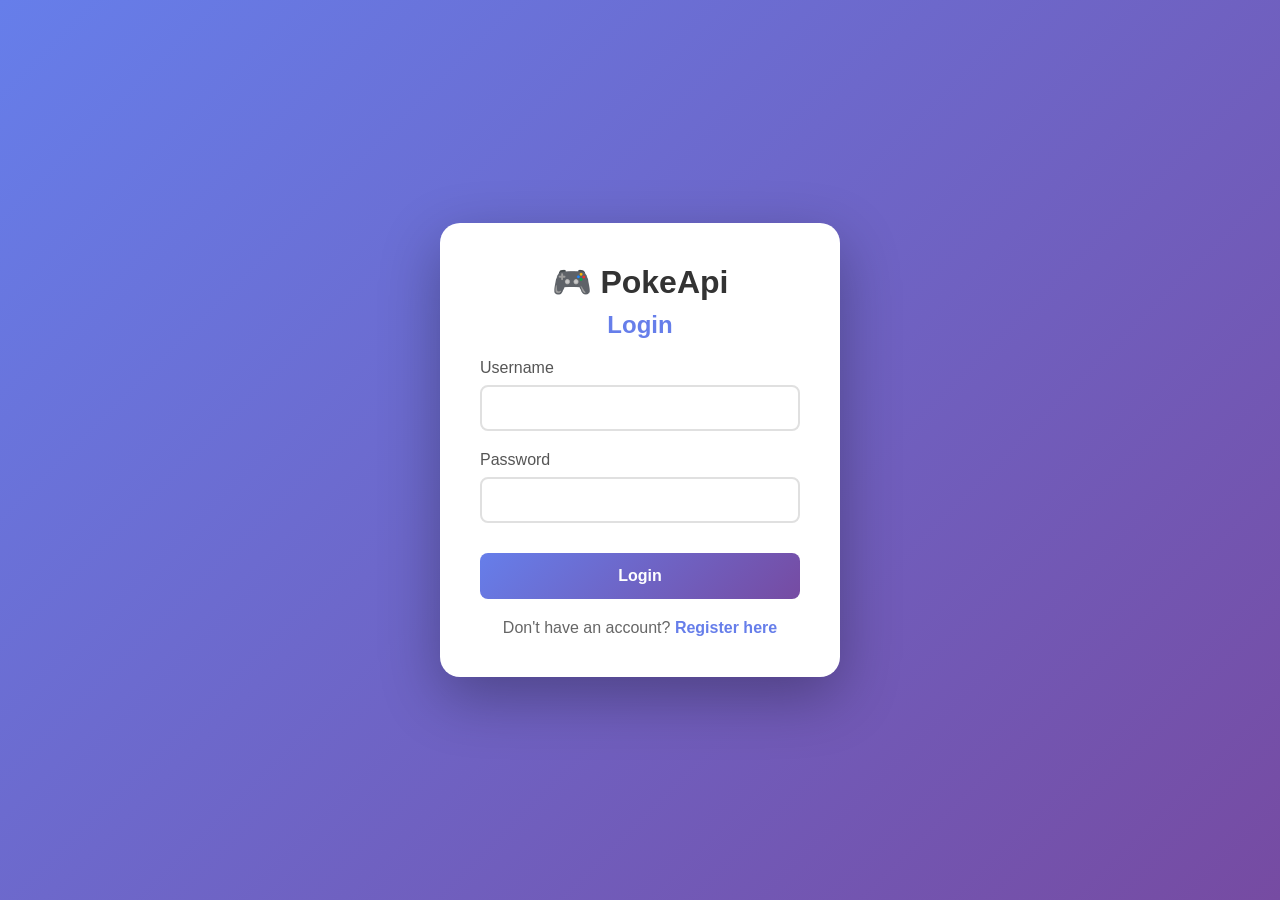
<file: index.html>
<!DOCTYPE html>
<html lang="en">
<head>
    <meta charset="UTF-8">
    <meta name="viewport" content="width=device-width, initial-scale=1.0">
    <title>Login - PokeApi</title>
    <link rel="stylesheet" href="styles.css">
</head>
<body>
    <div class="container">
        <h1>🎮 PokeApi</h1>
        <h2>Login</h2>
        
        <div id="message"></div>
        
        <form id="loginForm">
            <div class="form-group">
                <label for="username">Username</label>
                <input type="text" id="username" name="username" required>
            </div>
            
            <div class="form-group">
                <label for="password">Password</label>
                <input type="password" id="password" name="password" required>
            </div>
            
            <button type="submit">Login</button>
        </form>
        
        <div class="link">
            Don't have an account? <a href="register.html">Register here</a>
        </div>
    </div>

    <script>
        const API_URL = window.location.hostname === 'localhost' 
    ? 'http://localhost:3000/api' 
    : '/api';

        document.getElementById('loginForm').addEventListener('submit', async (e) => {
            e.preventDefault();
            
            const username = document.getElementById('username').value;
            const password = document.getElementById('password').value;
            const messageDiv = document.getElementById('message');

            try {
                const response = await fetch(`${API_URL}/auth/login`, {
                    method: 'POST',
                    headers: {
                        'Content-Type': 'application/json',
                    },
                    body: JSON.stringify({ username, password })
                });

                const data = await response.json();

                if (data.success) {
                    // Save user data to localStorage
                    localStorage.setItem('user', JSON.stringify(data.user));
                    messageDiv.innerHTML = `<div class="success">${data.message}</div>`;
                    
                    setTimeout(() => {
                        window.location.href = 'dashboard.html';
                    }, 1000);
                } else {
                    messageDiv.innerHTML = `<div class="error">${data.message}</div>`;
                }
            } catch (error) {
                messageDiv.innerHTML = `<div class="error">Error connecting to server</div>`;
            }
        });
    </script>
</body>
</html>
</file>
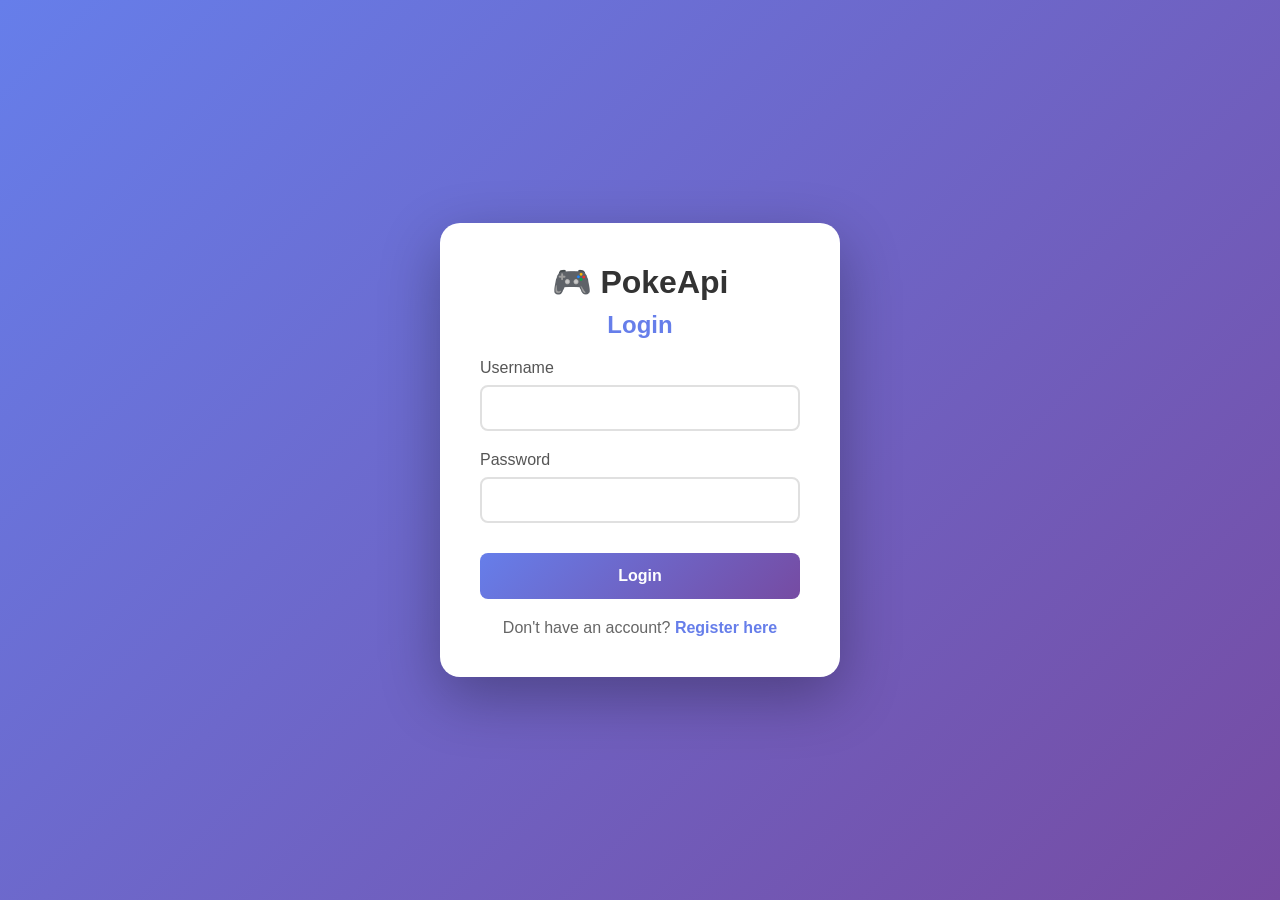
<file: dashboard.html>
<!DOCTYPE html>
<html lang="en">
<head>
    <meta charset="UTF-8">
    <meta name="viewport" content="width=device-width, initial-scale=1.0">
    <title>Dashboard - PokeApi</title>
    <link rel="stylesheet" href="styles.css">
</head>
<body>
    <div class="container dashboard">
        <div class="header">
            <div>
                <h1>🎮 PokeApi</h1>
                <p class="welcome">Welcome, <span id="username"></span>!</p>
            </div>
            <button class="secondary" id="logoutBtn">Logout</button>
        </div>

        <div class="search-box">
            <input type="text" id="searchInput" placeholder="Enter Pokemon name (e.g., pikachu, charizard)">
            <button type="button" id="searchBtn">Search</button>
        </div>

        <div id="message"></div>

        <div id="pokemonResult" class="pokemon-result">
            <div id="pokemonPlaceholder" style="color: #999; padding: 40px;">
                <p>🔍 Search for a Pokemon to see details</p>
            </div>
            <div id="pokemonContent" style="display: none;">
                <img id="pokemonImage" src="" alt="Pokemon">
                <h2 class="pokemon-name" id="pokemonName"></h2>
                
                <div class="pokemon-types" id="pokemonTypes"></div>
                
                <div class="pokemon-stats" id="pokemonStats"></div>
                
                <div style="margin-top: 20px; color: #666;">
                    <p><strong>Height:</strong> <span id="pokemonHeight"></span> dm</p>
                    <p><strong>Weight:</strong> <span id="pokemonWeight"></span> hg</p>
                </div>
            </div>
        </div>

        <div class="history">
            <h3>Search History</h3>
            <div id="historyList" class="history-list">
                <p style="text-align: center; color: #999;">No searches yet</p>
            </div>
        </div>
    </div>

    <script>
    const API_URL = window.location.hostname === 'localhost' 
    ? 'http://localhost:3000/api' 
    : '/api';
    let currentUser = null;

        // Check if user is logged in
        window.addEventListener('DOMContentLoaded', () => {
            const userData = localStorage.getItem('user');
            
            if (!userData) {
                window.location.href = 'index.html';
                return;
            }

            currentUser = JSON.parse(userData);
            document.getElementById('username').textContent = currentUser.username;
            
            loadSearchHistory();
        });

        // Logout
        document.getElementById('logoutBtn').addEventListener('click', async (e) => {
            e.preventDefault();
            
            try {
                await fetch(`${API_URL}/auth/logout`, {
                    method: 'POST',
                    headers: {
                        'Content-Type': 'application/json',
                    },
                    body: JSON.stringify({ userId: currentUser.userId })
                });
            } catch (error) {
                console.error('Logout error:', error);
            }
            
            localStorage.removeItem('user');
            window.location.href = 'index.html';
        });

        // Search Pokemon - Click event
        document.getElementById('searchBtn').addEventListener('click', (e) => {
            e.preventDefault();
            e.stopPropagation();
            searchPokemon();
        });

        // Search Pokemon - Enter key
        document.getElementById('searchInput').addEventListener('keypress', (e) => {
            if (e.key === 'Enter') {
                e.preventDefault();
                searchPokemon();
            }
        });

        async function searchPokemon() {
            const pokemonName = document.getElementById('searchInput').value.trim().toLowerCase();
            const messageDiv = document.getElementById('message');
            const resultDiv = document.getElementById('pokemonResult');

            if (!pokemonName) {
                messageDiv.innerHTML = '<div class="error">Please enter a Pokemon name</div>';
                setTimeout(() => {
                    messageDiv.innerHTML = '';
                }, 3000);
                return;
            }

            messageDiv.innerHTML = '<div class="loading">Searching for ' + pokemonName + '...</div>';

            try {
                // Search Pokemon
                const response = await fetch(`${API_URL}/pokemon/${pokemonName}`);
                const data = await response.json();

                console.log('API Response:', data);

                if (data.success) {
                    displayPokemon(data.data);
                    
                    messageDiv.innerHTML = '<div class="success">Pokemon found!</div>';
                    setTimeout(() => {
                        messageDiv.innerHTML = '';
                    }, 2000);
                    
                    // History disabled - causes Pokemon display to disappear
                    // recordSearch(pokemonName).then(() => {
                    //     setTimeout(() => loadSearchHistory(), 500);
                    // });
                } else {
                    messageDiv.innerHTML = `<div class="error">${data.message}</div>`;
                }
            } catch (error) {
                console.error('Search error:', error);
                messageDiv.innerHTML = '<div class="error">Pokemon not found or server error</div>';
            }
        }
        function displayPokemon(pokemon) {
    console.log('=== DISPLAYING POKEMON ===', pokemon);
    
    // Hide placeholder, show content
    const placeholder = document.getElementById('pokemonPlaceholder');
    const content = document.getElementById('pokemonContent');
    
    placeholder.style.display = 'none';
    content.style.display = 'block';
    
    console.log('Placeholder hidden, content shown');
    
    // Image
    const imageElement = document.getElementById('pokemonImage');
    if (pokemon.image) {
        imageElement.src = pokemon.image;
        imageElement.alt = pokemon.name;
        imageElement.style.display = 'block';
        console.log('Image set to:', pokemon.image);
    } else {
        imageElement.style.display = 'none';
    }
    
    // Name
    document.getElementById('pokemonName').textContent = pokemon.name.toUpperCase();
    
    // Height and Weight
    document.getElementById('pokemonHeight').textContent = pokemon.height || 'N/A';
    document.getElementById('pokemonWeight').textContent = pokemon.weight || 'N/A';
    
    // Types
    const typesDiv = document.getElementById('pokemonTypes');
    if (pokemon.types && pokemon.types.length > 0) {
        typesDiv.innerHTML = pokemon.types.map(type => 
            `<span class="type-badge">${type}</span>`
        ).join('');
    } else {
        typesDiv.innerHTML = '';
    }
    
    // Stats
    const statsDiv = document.getElementById('pokemonStats');
    if (pokemon.stats && pokemon.stats.length > 0) {
        statsDiv.innerHTML = pokemon.stats.map(stat => `
            <div class="stat-item">
                <div class="stat-name">${stat.name.replace('-', ' ')}</div>
                <div class="stat-value">${stat.baseStat}</div>
            </div>
        `).join('');
    } else {
        statsDiv.innerHTML = '';
    }
    
    console.log('Pokemon displayed successfully');
    
    // Monitor if something changes the display after
    setTimeout(() => {
        console.log('Check after 100ms - Content display:', content.style.display);
        console.log('Check after 100ms - Placeholder display:', placeholder.style.display);
    }, 100);
    
    setTimeout(() => {
        console.log('Check after 600ms - Content display:', content.style.display);
        console.log('Check after 600ms - Placeholder display:', placeholder.style.display);
    }, 600);
    
    setTimeout(() => {
        console.log('Check after 1500ms - Content display:', content.style.display);
        console.log('Check after 1500ms - Placeholder display:', placeholder.style.display);
    }, 1500);
}

        async function recordSearch(pokemonName) {
            try {
                const response = await fetch(`${API_URL}/search/record`, {
                    method: 'POST',
                    headers: {
                        'Content-Type': 'application/json',
                    },
                    body: JSON.stringify({
                        userId: currentUser.userId,
                        pokemonName: pokemonName
                    })
                });
                
                const data = await response.json();
                console.log('Search recorded:', data);
            } catch (error) {
                console.error('Error recording search:', error);
            }
        }

        async function loadSearchHistory() {
            try {
                const response = await fetch(`${API_URL}/search/history/${currentUser.userId}`);
                const data = await response.json();

                const historyDiv = document.getElementById('historyList');

                if (data.success && data.data.length > 0) {
                    historyDiv.innerHTML = data.data.slice(0, 10).map(item => {
                        const date = new Date(item.searchDate);
                        const formattedDate = date.toLocaleDateString() + ' ' + date.toLocaleTimeString();
                        
                        return `
                            <div class="history-item">
                                <span class="history-pokemon">${item.pokemonName}</span>
                                <span class="history-date">${formattedDate}</span>
                            </div>
                        `;
                    }).join('');
                } else {
                    historyDiv.innerHTML = '<p style="text-align: center; color: #999;">No searches yet</p>';
                }
            } catch (error) {
                console.error('Error loading history:', error);
            }
        }
    </script>
</body>
</html>
</file>
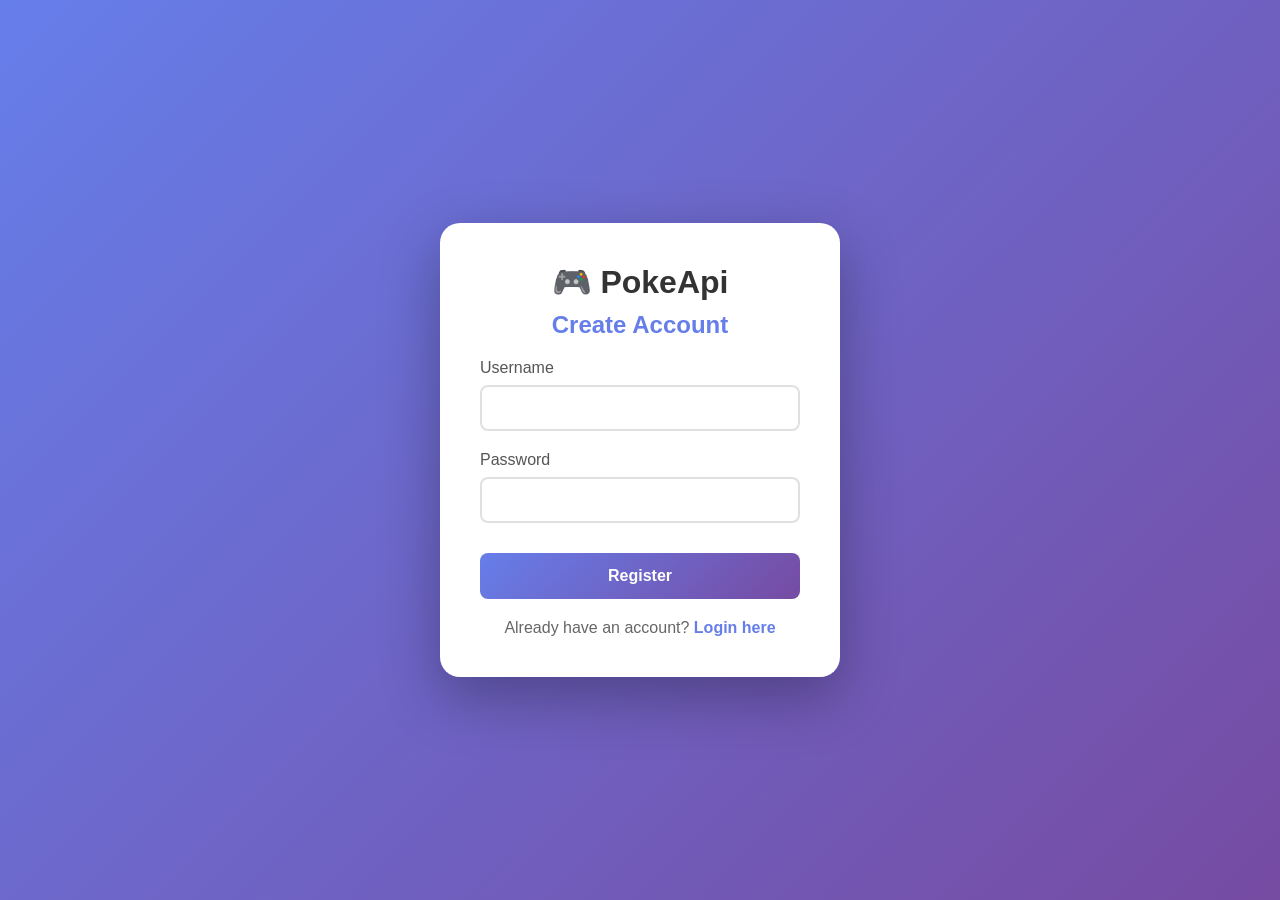
<file: register.html>
<!DOCTYPE html>
<html lang="en">
<head>
    <meta charset="UTF-8">
    <meta name="viewport" content="width=device-width, initial-scale=1.0">
    <title>Register - PokeApi</title>
    <link rel="stylesheet" href="styles.css">
</head>
<body>
    <div class="container">
        <h1>🎮 PokeApi</h1>
        <h2>Create Account</h2>
        
        <div id="message"></div>
        
        <form id="registerForm">
            <div class="form-group">
                <label for="username">Username</label>
                <input type="text" id="username" name="username" required>
            </div>
            
            <div class="form-group">
                <label for="password">Password</label>
                <input type="password" id="password" name="password" required>
            </div>
            
            <button type="submit">Register</button>
        </form>
        
        <div class="link">
            Already have an account? <a href="index.html">Login here</a>
        </div>
    </div>

    <script>
        const API_URL = window.location.hostname === 'localhost' 
    ? 'http://localhost:3000/api' 
    : '/api';

        document.getElementById('registerForm').addEventListener('submit', async (e) => {
            e.preventDefault();
            
            const username = document.getElementById('username').value;
            const password = document.getElementById('password').value;
            const messageDiv = document.getElementById('message');

            try {
                const response = await fetch(`${API_URL}/auth/register`, {
                    method: 'POST',
                    headers: {
                        'Content-Type': 'application/json',
                    },
                    body: JSON.stringify({ username, password })
                });

                const data = await response.json();

                if (data.success) {
                    messageDiv.innerHTML = `<div class="success">${data.message}</div>`;
                    setTimeout(() => {
                        window.location.href = 'index.html';
                    }, 2000);
                } else {
                    messageDiv.innerHTML = `<div class="error">${data.message}</div>`;
                }
            } catch (error) {
                messageDiv.innerHTML = `<div class="error">Error connecting to server</div>`;
            }
        });
    </script>
</body>
</html>
</file>
<file: styles.css>
* {
    margin: 0;
    padding: 0;
    box-sizing: border-box;
}

body {
    font-family: 'Segoe UI', Tahoma, Geneva, Verdana, sans-serif;
    background: linear-gradient(135deg, #667eea 0%, #764ba2 100%);
    min-height: 100vh;
    display: flex;
    justify-content: center;
    align-items: center;
    padding: 20px;
}

.container {
    background: white;
    padding: 40px;
    border-radius: 20px;
    box-shadow: 0 20px 60px rgba(0, 0, 0, 0.3);
    max-width: 400px;
    width: 100%;
}

.container.dashboard {
    max-width: 800px;
}

h1 {
    color: #333;
    margin-bottom: 10px;
    text-align: center;
    font-size: 2em;
}

h2 {
    color: #667eea;
    margin-bottom: 20px;
    text-align: center;
    font-size: 1.5em;
}

.form-group {
    margin-bottom: 20px;
}

label {
    display: block;
    color: #555;
    margin-bottom: 8px;
    font-weight: 500;
}

input {
    width: 100%;
    padding: 12px;
    border: 2px solid #e0e0e0;
    border-radius: 8px;
    font-size: 16px;
    transition: border-color 0.3s;
}

input:focus {
    outline: none;
    border-color: #667eea;
}

button {
    width: 100%;
    padding: 14px;
    background: linear-gradient(135deg, #667eea 0%, #764ba2 100%);
    color: white;
    border: none;
    border-radius: 8px;
    font-size: 16px;
    font-weight: 600;
    cursor: pointer;
    transition: transform 0.2s, box-shadow 0.2s;
    margin-top: 10px;
}

button:hover {
    transform: translateY(-2px);
    box-shadow: 0 10px 20px rgba(102, 126, 234, 0.4);
}

button:active {
    transform: translateY(0);
}

button.secondary {
    background: white;
    color: #667eea;
    border: 2px solid #667eea;
}

button.secondary:hover {
    background: #f8f9ff;
}

.link {
    text-align: center;
    margin-top: 20px;
    color: #666;
}

.link a {
    color: #667eea;
    text-decoration: none;
    font-weight: 600;
}

.link a:hover {
    text-decoration: underline;
}

.error {
    background: #fee;
    color: #c33;
    padding: 12px;
    border-radius: 8px;
    margin-bottom: 20px;
    border-left: 4px solid #c33;
}

.success {
    background: #efe;
    color: #3c3;
    padding: 12px;
    border-radius: 8px;
    margin-bottom: 20px;
    border-left: 4px solid #3c3;
}

/* Dashboard styles */
.header {
    display: flex;
    justify-content: space-between;
    align-items: center;
    margin-bottom: 30px;
    padding-bottom: 20px;
    border-bottom: 2px solid #e0e0e0;
}

.welcome {
    color: #333;
    font-size: 1.2em;
}

.search-box {
    display: flex;
    gap: 10px;
    margin-bottom: 30px;
}

.search-box input {
    flex: 1;
}

.search-box button {
    width: auto;
    padding: 12px 30px;
}

.pokemon-result {
    background: #f8f9ff;
    padding: 30px;
    border-radius: 15px;
    text-align: center;
    margin-bottom: 30px;
}

.pokemon-result img {
    width: 200px;
    height: 200px;
    object-fit: contain;
}

.pokemon-name {
    font-size: 2em;
    color: #333;
    margin: 20px 0 10px;
    text-transform: capitalize;
}

.pokemon-types {
    display: flex;
    justify-content: center;
    gap: 10px;
    margin-bottom: 20px;
}

.type-badge {
    background: #667eea;
    color: white;
    padding: 5px 15px;
    border-radius: 20px;
    font-size: 0.9em;
    text-transform: capitalize;
}

.pokemon-stats {
    display: grid;
    grid-template-columns: repeat(2, 1fr);
    gap: 15px;
    margin-top: 20px;
}

.stat-item {
    background: white;
    padding: 15px;
    border-radius: 10px;
    text-align: left;
}

.stat-name {
    color: #666;
    font-size: 0.9em;
    text-transform: capitalize;
}

.stat-value {
    color: #333;
    font-size: 1.5em;
    font-weight: bold;
    margin-top: 5px;
}

.history {
    margin-top: 30px;
}

.history h3 {
    color: #333;
    margin-bottom: 15px;
}

.history-list {
    background: #f8f9ff;
    padding: 20px;
    border-radius: 10px;
    max-height: 200px;
    overflow-y: auto;
}

.history-item {
    background: white;
    padding: 10px 15px;
    border-radius: 8px;
    margin-bottom: 10px;
    display: flex;
    justify-content: space-between;
    align-items: center;
}

.history-pokemon {
    font-weight: 600;
    color: #667eea;
    text-transform: capitalize;
}

.history-date {
    color: #999;
    font-size: 0.85em;
}

.loading {
    text-align: center;
    padding: 40px;
    color: #667eea;
    font-size: 1.2em;
}
</file>
